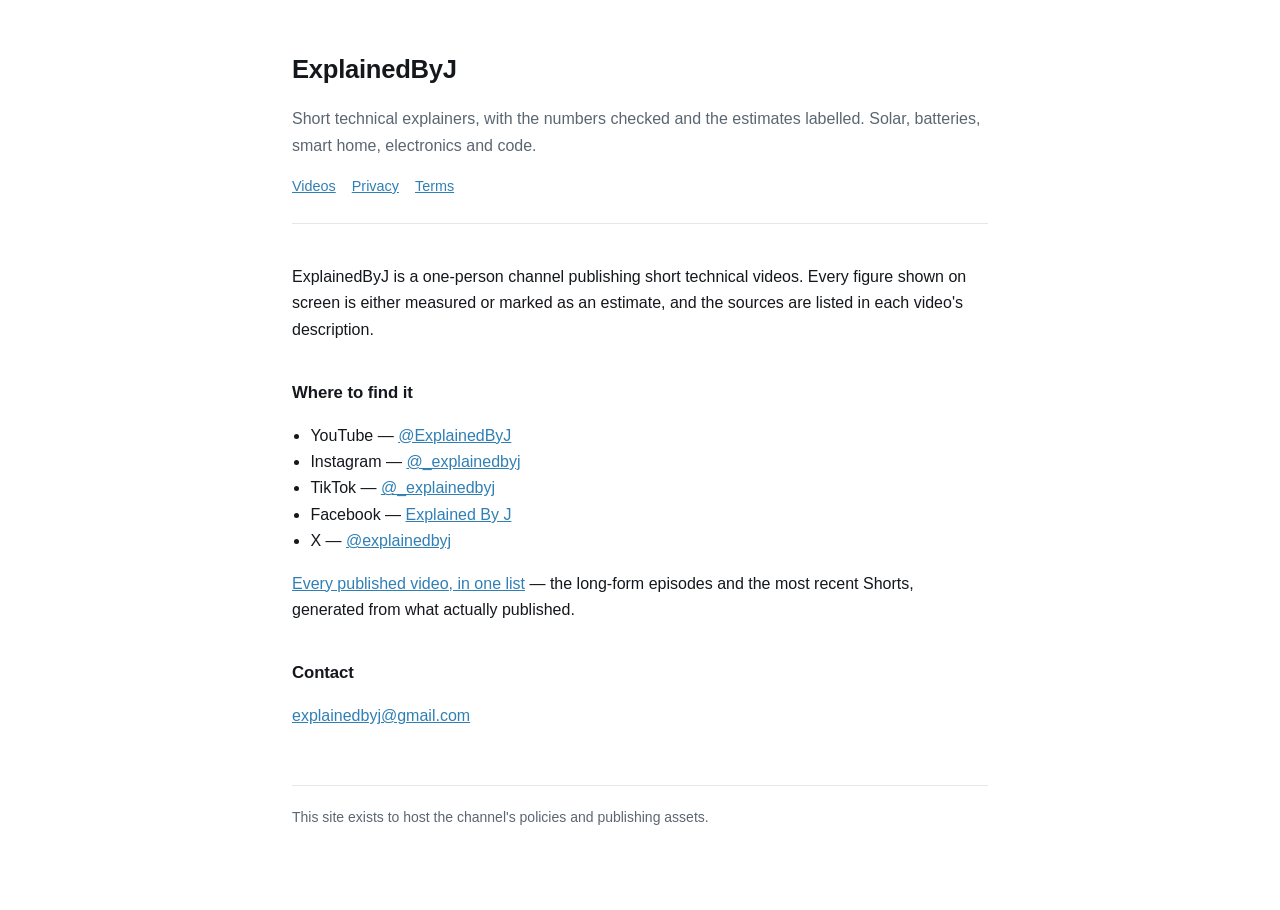
<file: index.html>
<!doctype html>
<html lang="en"><head>
<meta charset="utf-8"><meta name="viewport" content="width=device-width,initial-scale=1">
<title>ExplainedByJ</title>
<link rel="stylesheet" href="style.css">
</head><body><main>
<header>
  <h1>ExplainedByJ</h1>
  <p class="lede">Short technical explainers, with the numbers checked and the estimates labelled.
  Solar, batteries, smart home, electronics and code.</p>
  <nav><a href="links.html">Videos</a><a href="privacy.html">Privacy</a><a href="terms.html">Terms</a></nav>
</header>

<p>ExplainedByJ is a one-person channel publishing short technical videos. Every
figure shown on screen is either measured or marked as an estimate, and the
sources are listed in each video's description.</p>

<h2>Where to find it</h2>
<ul>
  <li>YouTube — <a href="https://www.youtube.com/@ExplainedByJ">@ExplainedByJ</a></li>
  <li>Instagram — <a href="https://www.instagram.com/_explainedbyj/">@_explainedbyj</a></li>
  <li>TikTok — <a href="https://www.tiktok.com/@_explainedbyj">@_explainedbyj</a></li>
  <li>Facebook — <a href="https://www.facebook.com/profile.php?id=61593216851575">Explained By J</a></li>
  <li>X — <a href="https://x.com/explainedbyj">@explainedbyj</a></li>
</ul>

<p><a href="links.html">Every published video, in one list</a> — the long-form
episodes and the most recent Shorts, generated from what actually published.</p>

<h2>Contact</h2>
<p><a href="mailto:explainedbyj@gmail.com">explainedbyj@gmail.com</a></p>

<footer>This site exists to host the channel's policies and publishing assets.</footer>
</main></body></html>
</file>
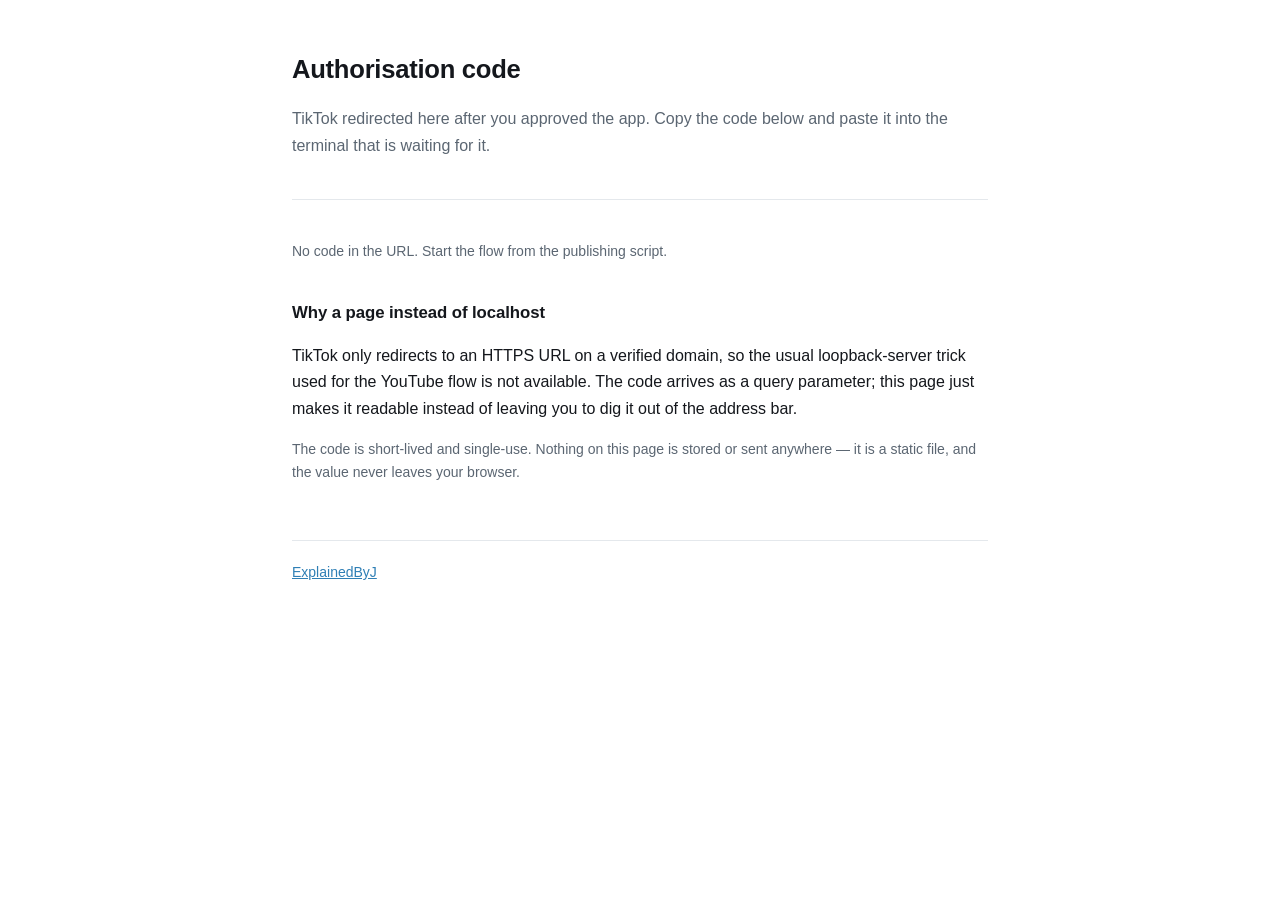
<file: oauth.html>
<!doctype html>
<html lang="en"><head>
<meta charset="utf-8"><meta name="viewport" content="width=device-width,initial-scale=1">
<title>Authorisation code — ExplainedByJ</title>
<link rel="stylesheet" href="style.css">
</head><body><main>
<header>
  <h1>Authorisation code</h1>
  <p class="lede">TikTok redirected here after you approved the app. Copy the code
  below and paste it into the terminal that is waiting for it.</p>
</header>

<div id="out"><p class="meta">Reading the URL…</p></div>

<h2>Why a page instead of localhost</h2>
<p>TikTok only redirects to an HTTPS URL on a verified domain, so the usual
loopback-server trick used for the YouTube flow is not available. The code
arrives as a query parameter; this page just makes it readable instead of
leaving you to dig it out of the address bar.</p>
<p class="meta">The code is short-lived and single-use. Nothing on this page is
stored or sent anywhere — it is a static file, and the value never leaves your
browser.</p>

<footer><a href="index.html">ExplainedByJ</a></footer>

<script>
(function () {
  var q = new URLSearchParams(location.search);
  var code = q.get("code");
  var err = q.get("error") || q.get("error_description");
  var out = document.getElementById("out");

  function box(label, value) {
    var w = document.createElement("div");
    var h = document.createElement("h2"); h.textContent = label;
    var p = document.createElement("p");
    var t = document.createElement("textarea");
    t.readOnly = true; t.rows = 3; t.value = value;
    t.style.cssText = "width:100%;font-family:ui-monospace,SFMono-Regular,Menlo,monospace;font-size:.9rem;padding:.6rem;border-radius:6px;border:1px solid var(--rule);background:var(--bg);color:var(--fg)";
    t.addEventListener("focus", function () { t.select(); });
    p.appendChild(t); w.appendChild(h); w.appendChild(p);
    return w;
  }

  out.textContent = "";
  if (err) {
    out.appendChild(box("Authorisation failed", err));
  } else if (code) {
    out.appendChild(box("Code — click to select, then copy", code));
  } else {
    var p = document.createElement("p");
    p.className = "meta";
    p.textContent = "No code in the URL. Start the flow from the publishing script.";
    out.appendChild(p);
  }
})();
</script>
</main></body></html>
</file>
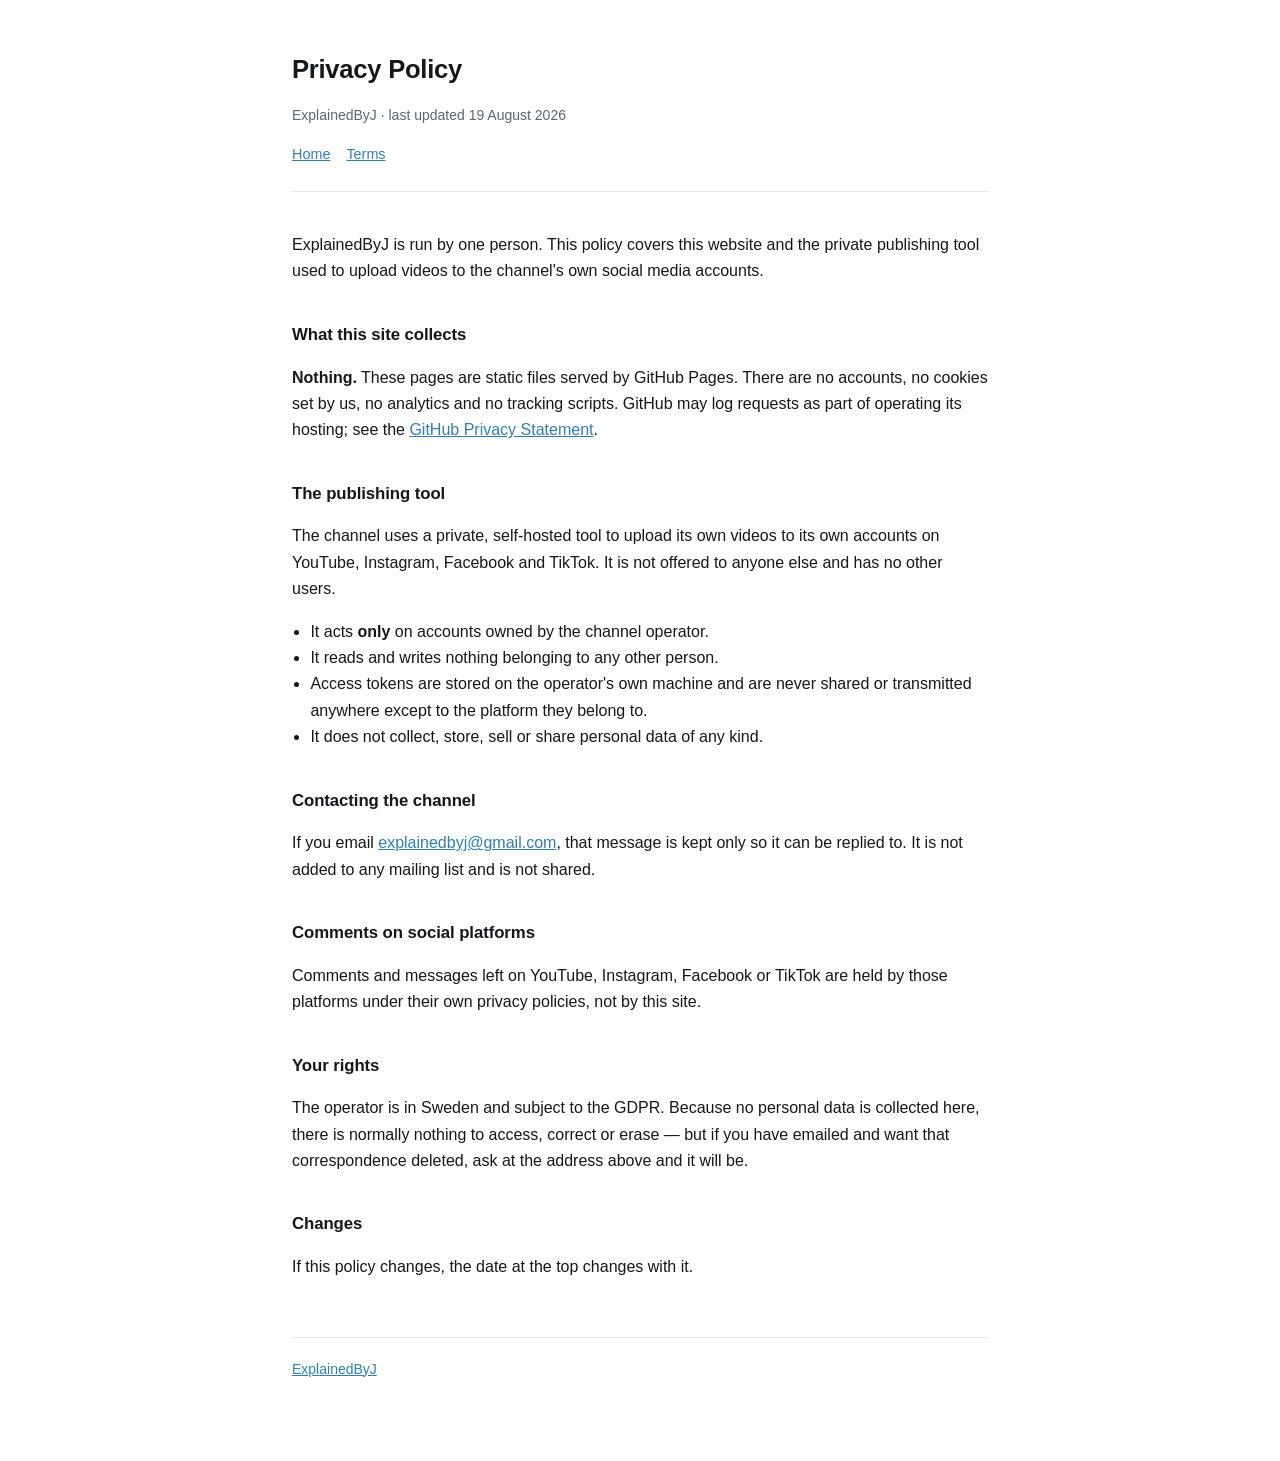
<file: privacy.html>
<!doctype html>
<html lang="en"><head>
<meta charset="utf-8"><meta name="viewport" content="width=device-width,initial-scale=1">
<title>Privacy Policy — ExplainedByJ</title>
<link rel="stylesheet" href="style.css">
</head><body><main>
<header>
  <h1>Privacy Policy</h1>
  <p class="meta">ExplainedByJ · last updated 19 August 2026</p>
  <nav><a href="index.html">Home</a><a href="terms.html">Terms</a></nav>
</header>

<p>ExplainedByJ is run by one person. This policy covers this website and the
private publishing tool used to upload videos to the channel's own social media
accounts.</p>

<h2>What this site collects</h2>
<p><strong>Nothing.</strong> These pages are static files served by GitHub Pages.
There are no accounts, no cookies set by us, no analytics and no tracking
scripts. GitHub may log requests as part of operating its hosting; see the
<a href="https://docs.github.com/en/site-policy/privacy-policies/github-privacy-statement">GitHub Privacy Statement</a>.</p>

<h2>The publishing tool</h2>
<p>The channel uses a private, self-hosted tool to upload its own videos to its
own accounts on YouTube, Instagram, Facebook and TikTok. It is not offered to
anyone else and has no other users.</p>
<ul>
  <li>It acts <strong>only</strong> on accounts owned by the channel operator.</li>
  <li>It reads and writes nothing belonging to any other person.</li>
  <li>Access tokens are stored on the operator's own machine and are never
      shared or transmitted anywhere except to the platform they belong to.</li>
  <li>It does not collect, store, sell or share personal data of any kind.</li>
</ul>

<h2>Contacting the channel</h2>
<p>If you email <a href="mailto:explainedbyj@gmail.com">explainedbyj@gmail.com</a>,
that message is kept only so it can be replied to. It is not added to any mailing
list and is not shared.</p>

<h2>Comments on social platforms</h2>
<p>Comments and messages left on YouTube, Instagram, Facebook or TikTok are held
by those platforms under their own privacy policies, not by this site.</p>

<h2>Your rights</h2>
<p>The operator is in Sweden and subject to the GDPR. Because no personal data is
collected here, there is normally nothing to access, correct or erase — but if
you have emailed and want that correspondence deleted, ask at the address above
and it will be.</p>

<h2>Changes</h2>
<p>If this policy changes, the date at the top changes with it.</p>

<footer><a href="index.html">ExplainedByJ</a></footer>
</main></body></html>
</file>
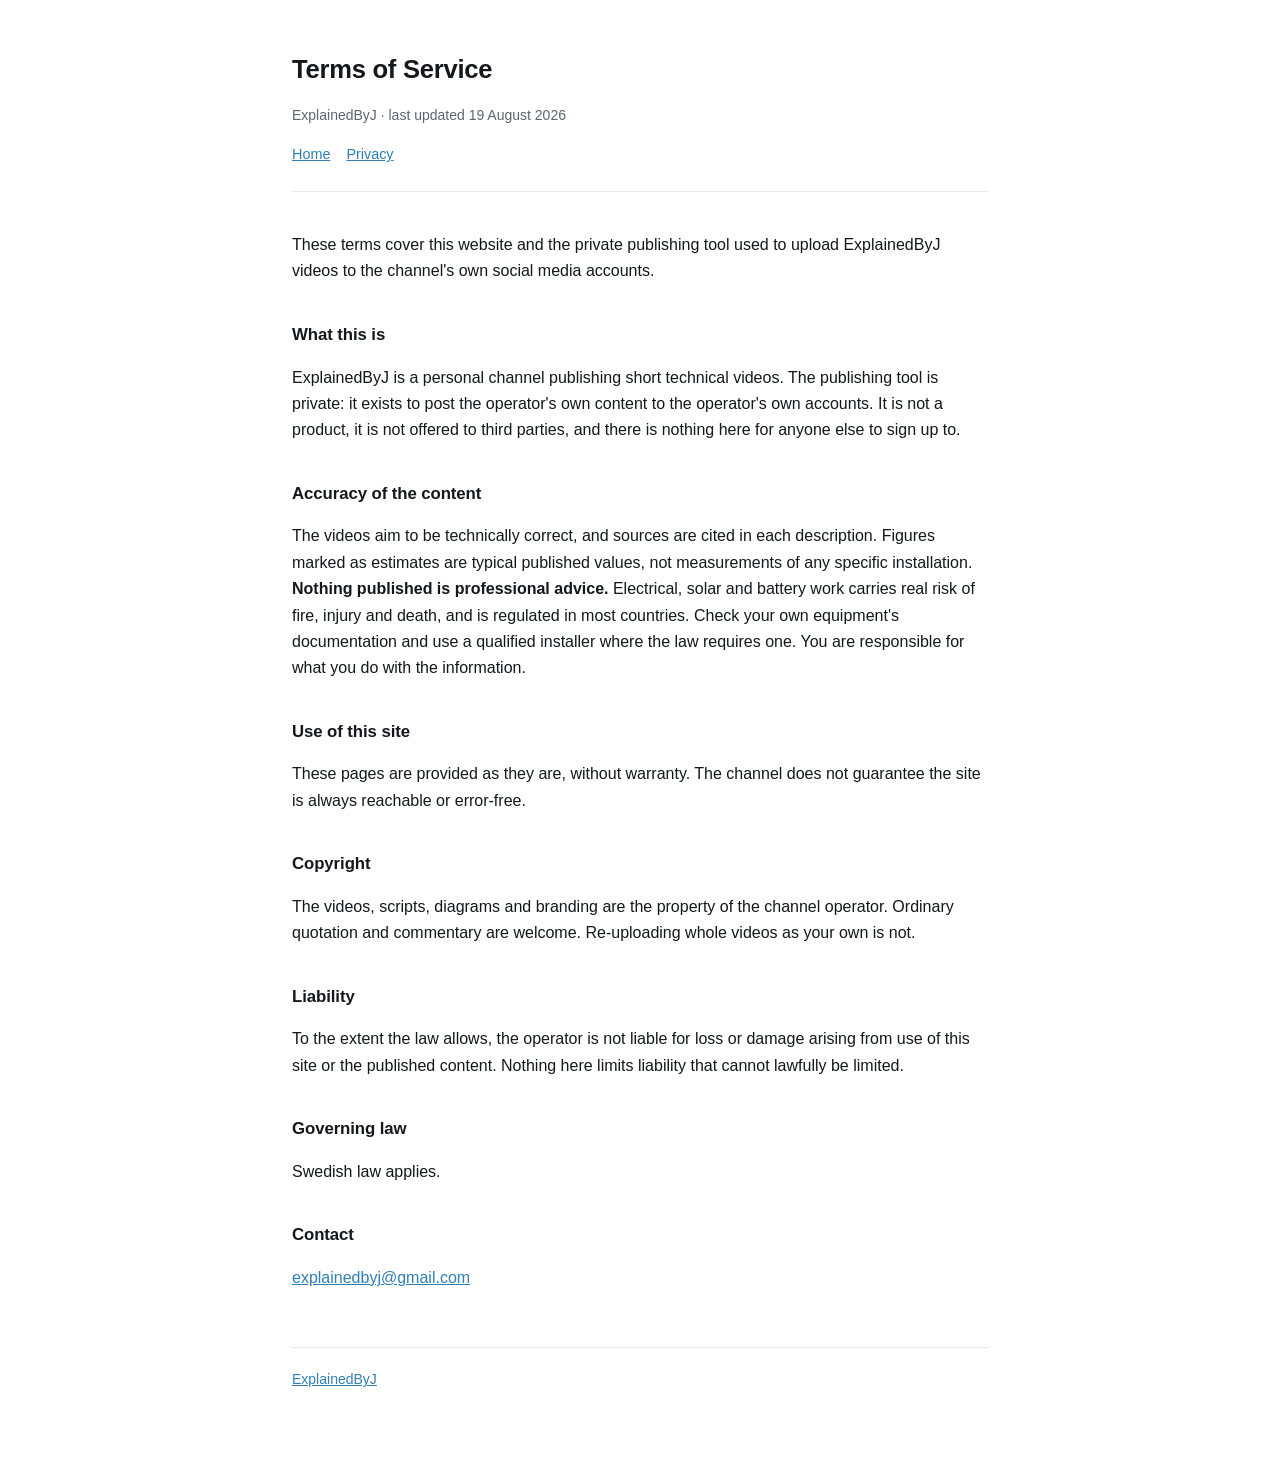
<file: terms.html>
<!doctype html>
<html lang="en"><head>
<meta charset="utf-8"><meta name="viewport" content="width=device-width,initial-scale=1">
<title>Terms of Service — ExplainedByJ</title>
<link rel="stylesheet" href="style.css">
</head><body><main>
<header>
  <h1>Terms of Service</h1>
  <p class="meta">ExplainedByJ · last updated 19 August 2026</p>
  <nav><a href="index.html">Home</a><a href="privacy.html">Privacy</a></nav>
</header>

<p>These terms cover this website and the private publishing tool used to upload
ExplainedByJ videos to the channel's own social media accounts.</p>

<h2>What this is</h2>
<p>ExplainedByJ is a personal channel publishing short technical videos. The
publishing tool is private: it exists to post the operator's own content to the
operator's own accounts. It is not a product, it is not offered to third parties,
and there is nothing here for anyone else to sign up to.</p>

<h2>Accuracy of the content</h2>
<p>The videos aim to be technically correct, and sources are cited in each
description. Figures marked as estimates are typical published values, not
measurements of any specific installation. <strong>Nothing published is
professional advice.</strong> Electrical, solar and battery work carries real
risk of fire, injury and death, and is regulated in most countries. Check your
own equipment's documentation and use a qualified installer where the law
requires one. You are responsible for what you do with the information.</p>

<h2>Use of this site</h2>
<p>These pages are provided as they are, without warranty. The channel does not
guarantee the site is always reachable or error-free.</p>

<h2>Copyright</h2>
<p>The videos, scripts, diagrams and branding are the property of the channel
operator. Ordinary quotation and commentary are welcome. Re-uploading whole
videos as your own is not.</p>

<h2>Liability</h2>
<p>To the extent the law allows, the operator is not liable for loss or damage
arising from use of this site or the published content. Nothing here limits
liability that cannot lawfully be limited.</p>

<h2>Governing law</h2>
<p>Swedish law applies.</p>

<h2>Contact</h2>
<p><a href="mailto:explainedbyj@gmail.com">explainedbyj@gmail.com</a></p>

<footer><a href="index.html">ExplainedByJ</a></footer>
</main></body></html>
</file>
<file: style.css>
:root {
  --bg: #ffffff; --fg: #14171c; --muted: #5b6672;
  --rule: #e4e8ec; --accent: #2f7fb5;
}
@media (prefers-color-scheme: dark) {
  :root { --bg: #101317; --fg: #e8ecef; --muted: #97a1ab; --rule: #262c33; --accent: #5fb0e0; }
}
* { box-sizing: border-box; }
body {
  margin: 0; background: var(--bg); color: var(--fg);
  font: 16px/1.65 -apple-system, BlinkMacSystemFont, "Segoe UI", Roboto, Helvetica, Arial, sans-serif;
  -webkit-text-size-adjust: 100%;
}
main { max-width: 46rem; margin: 0 auto; padding: 3rem 1.25rem 5rem; }
header { border-bottom: 1px solid var(--rule); margin-bottom: 2.5rem; padding-bottom: 1.5rem; }
h1 { font-size: 1.6rem; margin: 0 0 .35rem; letter-spacing: -.01em; }
h2 { font-size: 1.05rem; margin: 2.25rem 0 .5rem; letter-spacing: -.005em; }
p, li { color: var(--fg); }
.lede, .meta { color: var(--muted); }
.meta { font-size: .875rem; }
a { color: var(--accent); }
ul { padding-left: 1.15rem; }
nav { margin-top: 1rem; font-size: .9rem; }
nav a { margin-right: 1rem; }
footer { margin-top: 3.5rem; padding-top: 1.25rem; border-top: 1px solid var(--rule); font-size: .875rem; color: var(--muted); }
</file>
